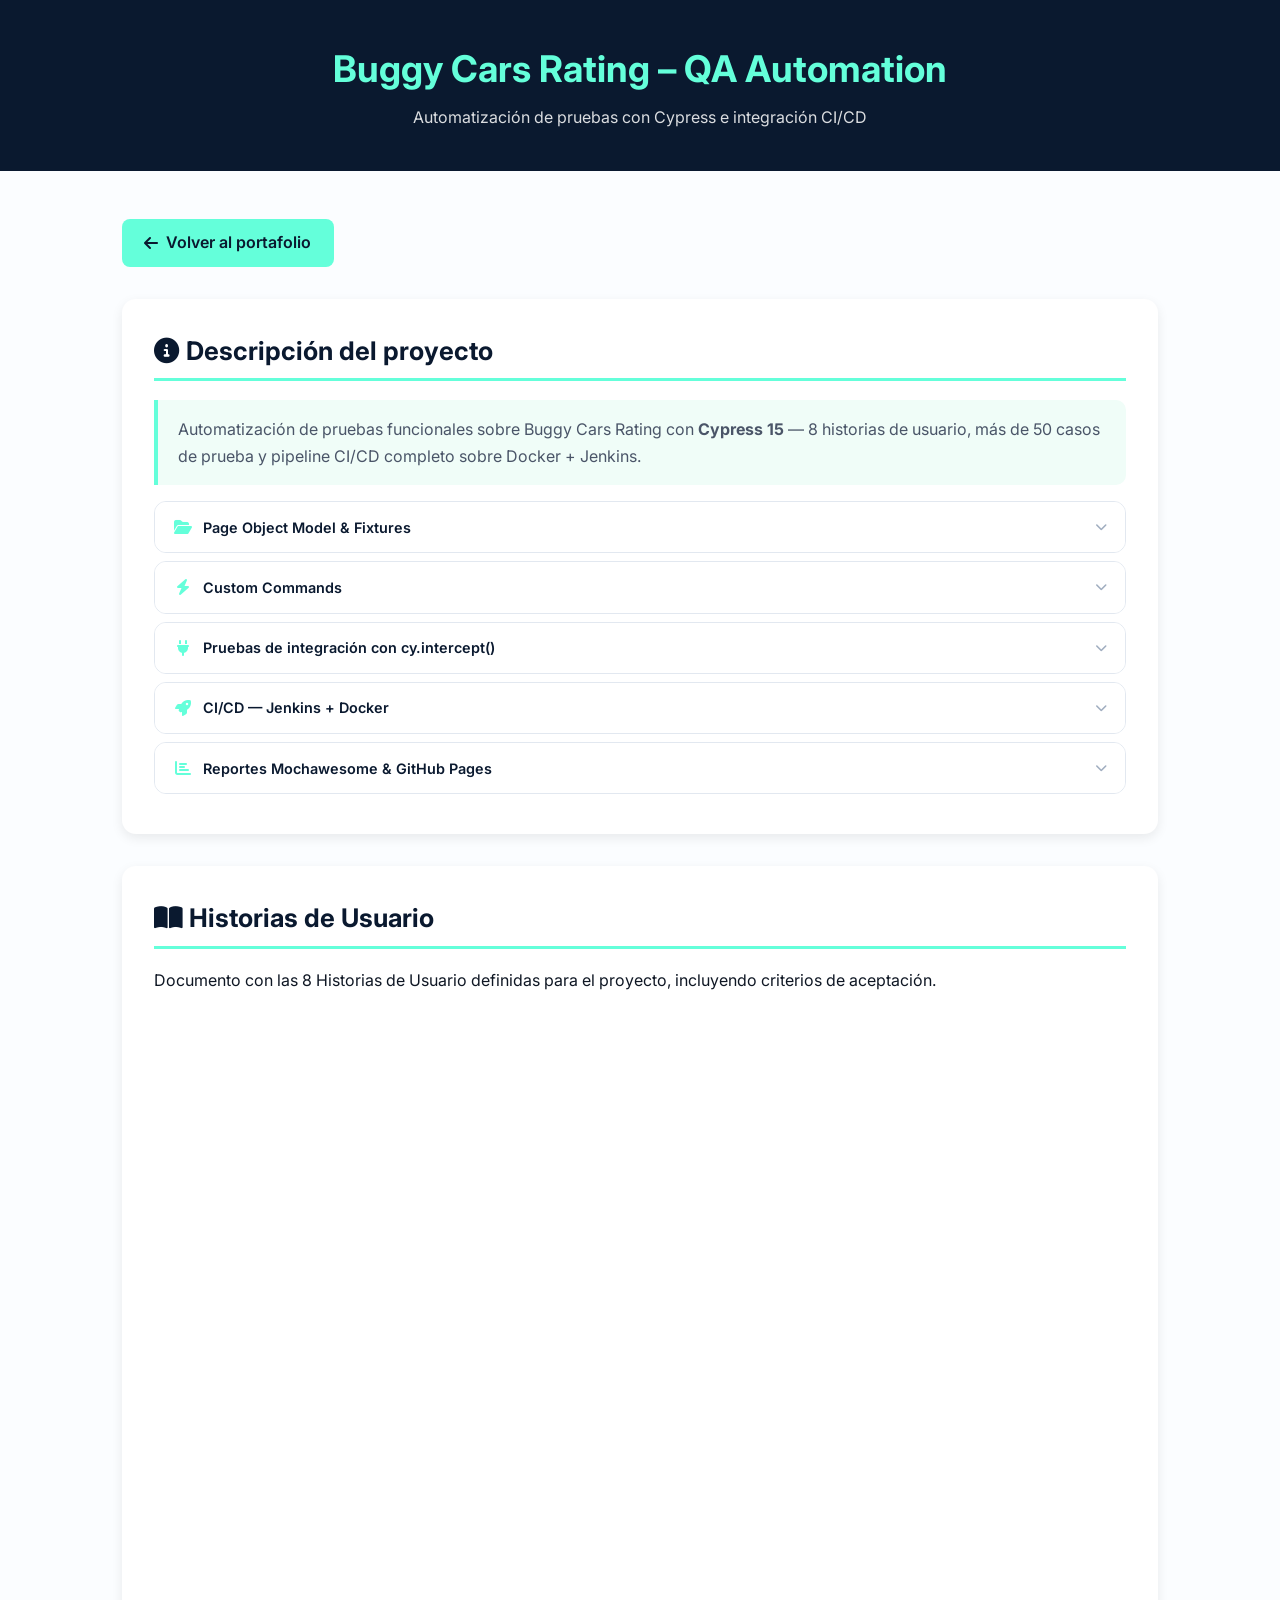
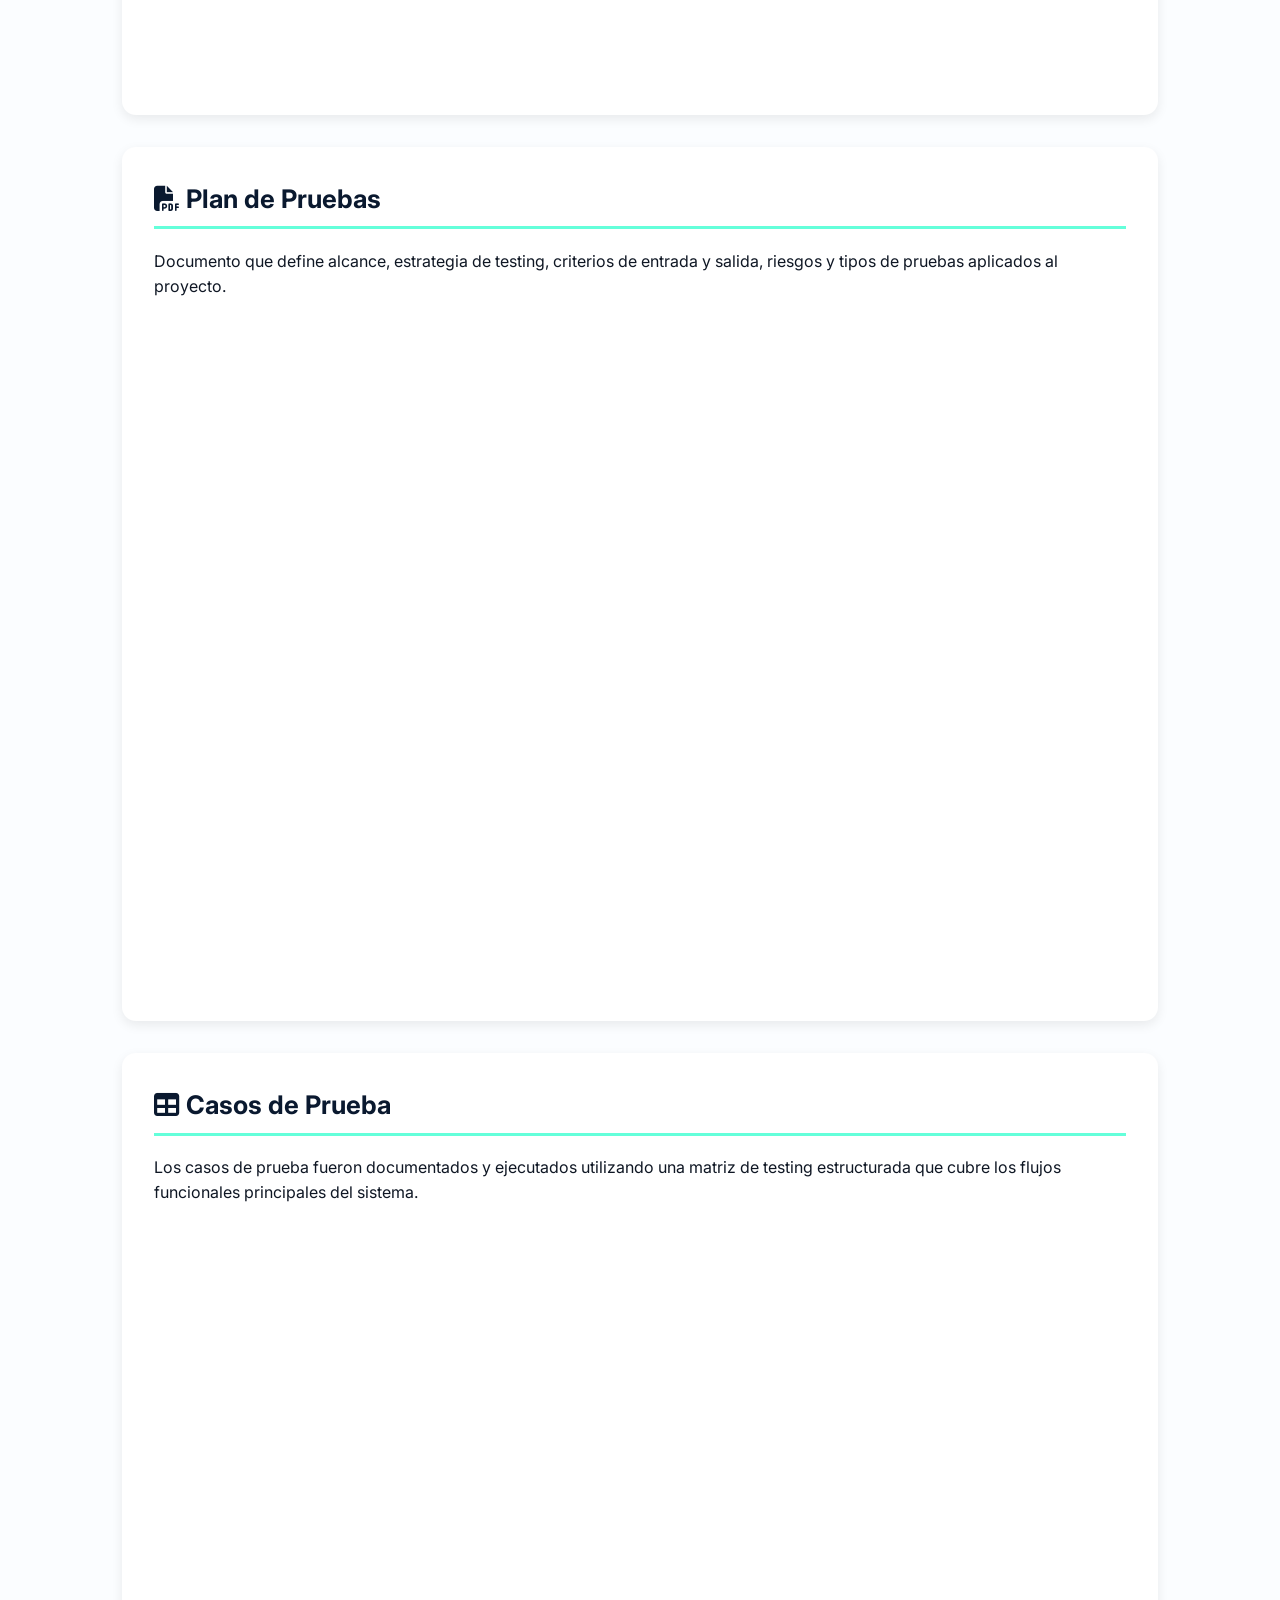
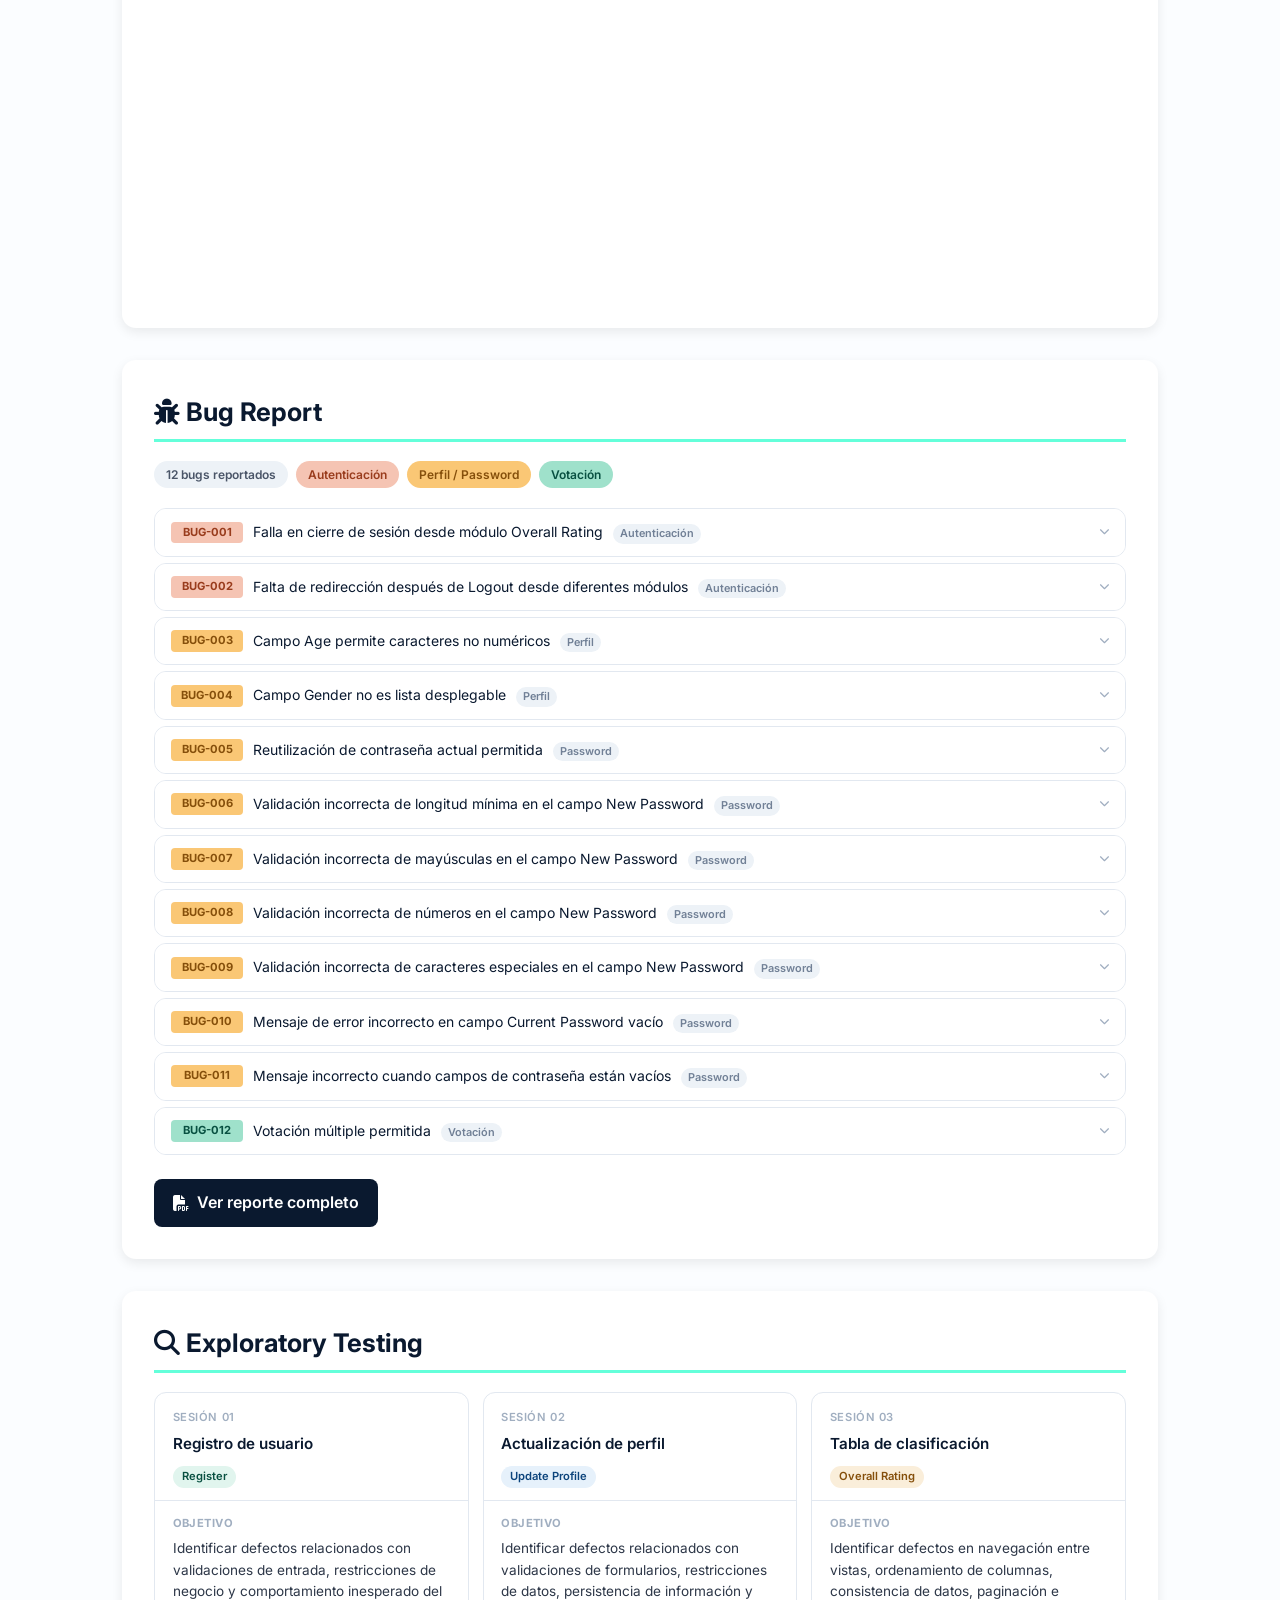
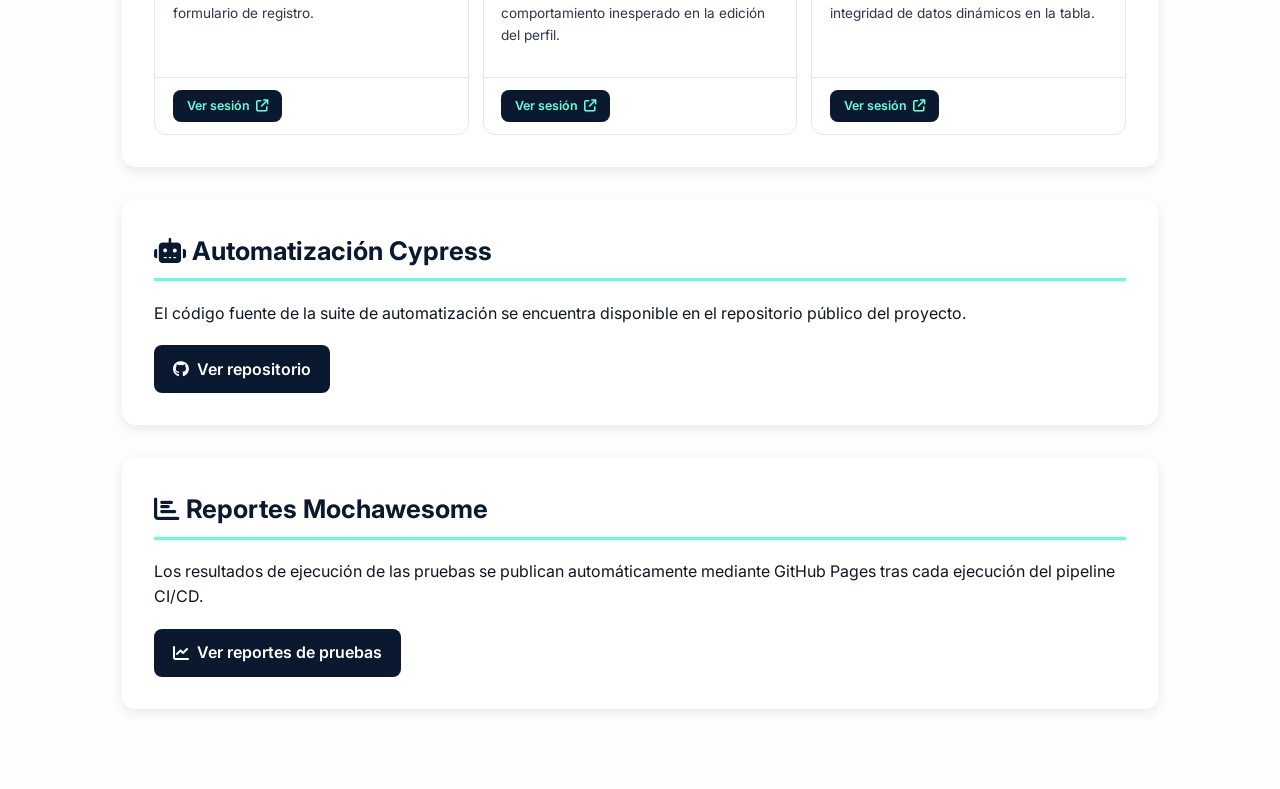
<file: proyectos/buggy-cars-rating.html>
<!DOCTYPE html>
<html lang="es">

<head>

<meta charset="utf-8">
<meta name="viewport" content="width=device-width, initial-scale=1">

<title>Buggy Cars Rating – QA Automation | Johan Ballen</title>

<link href="https://fonts.googleapis.com/css2?family=Inter:wght@300;400;500;600;700&display=swap" rel="stylesheet">
<link rel="stylesheet" href="https://cdnjs.cloudflare.com/ajax/libs/font-awesome/6.5.0/css/all.min.css">

<style>

*{
box-sizing:border-box;
margin:0;
padding:0;
}

body{
font-family:'Inter',sans-serif;
line-height:1.6;
color:#0f1724;
background:#fbfdff;
}

.container{
max-width:1100px;
margin:auto;
padding:0 2rem;
}

.header{
background:#0A192F;
color:white;
padding:2.5rem 0;
text-align:center;
}

.header h1{
font-size:2.3rem;
color:#64ffda;
margin-bottom:.4rem;
}

.header p{
opacity:.85;
}

.content{
padding:3rem 0;
}

.back-btn{
display:inline-flex;
align-items:center;
gap:.5rem;
background:#64ffda;
color:#0A192F;
padding:.7rem 1.4rem;
border-radius:8px;
text-decoration:none;
font-weight:600;
margin-bottom:2rem;
transition:.3s;
}

.back-btn:hover{
background:#4db6ac;
transform:translateY(-2px);
}

.section{
background:white;
padding:2rem;
border-radius:14px;
box-shadow:0 4px 12px rgba(0,0,0,0.08);
margin-bottom:2rem;
}

.section h2{
font-size:1.6rem;
margin-bottom:1.2rem;
border-bottom:3px solid #64ffda;
padding-bottom:.4rem;
color:#0A192F;
}

.section p{
margin-bottom:1rem;
}

.overview-grid{
display:grid;
grid-template-columns:repeat(auto-fit,minmax(220px,1fr));
gap:1.2rem;
margin-top:1.5rem;
}

.overview-item{
background:#f7fbff;
padding:1.3rem;
border-radius:10px;
text-align:center;
}

.overview-item i{
font-size:1.7rem;
color:#64ffda;
margin-bottom:.6rem;
}

.link-buttons{
display:flex;
flex-wrap:wrap;
gap:1rem;
margin-top:1.2rem;
}

.link-btn{
display:inline-flex;
align-items:center;
gap:.5rem;
background:#0A192F;
color:white;
padding:.7rem 1.2rem;
border-radius:8px;
text-decoration:none;
font-weight:600;
transition:.25s;
}

.link-btn:hover{
background:#64ffda;
color:#0A192F;
transform:translateY(-2px);
}

iframe{
border:none;
border-radius:10px;
margin-top:1rem;
}

@media(max-width:768px){
.container{
padding:0 1rem;
}
.header h1{
font-size:1.8rem;
}
}


/* ================================================
   DESCRIPCIÓN — acordeón
   ================================================ */

.desc-summary {
  font-size: 1rem;
  color: #4a5568;
  line-height: 1.65;
  margin-bottom: 1.5rem;
  padding: 1rem 1.25rem;
  background: #f0fdf8;
  border-left: 4px solid #64ffda;
  border-radius: 0 10px 10px 0;
}

.accordion-item {
  border: 1.5px solid #e2e8f0;
  border-radius: 12px;
  margin-bottom: 8px;
  overflow: hidden;
}

.accordion-header {
  display: flex;
  align-items: center;
  justify-content: space-between;
  padding: .85rem 1.1rem;
  cursor: pointer;
  background: #fff;
  transition: background .2s;
  user-select: none;
}

.accordion-header:hover {
  background: #f7fbff;
}

.accordion-header.open {
  background: #e8fdf7;
  border-bottom: 1.5px solid #64ffda;
}

.acc-left {
  display: flex;
  align-items: center;
  gap: 10px;
}

.acc-icon {
  font-size: 1rem;
  color: #64ffda;
  width: 20px;
  text-align: center;
}

.accordion-header.open .acc-icon {
  color: #0A192F;
}

.acc-title {
  font-size: .9rem;
  font-weight: 600;
  color: #0A192F;
}

.acc-arrow {
  font-size: .75rem;
  color: #a0aec0;
  transition: transform .25s;
}

.accordion-header.open .acc-arrow {
  transform: rotate(180deg);
  color: #0A192F;
}

.accordion-body {
  max-height: 0;
  overflow: hidden;
  transition: max-height .35s ease, padding .25s;
  background: #fff;
  font-size: .9rem;
  color: #2d3748;
  line-height: 1.65;
  padding: 0 1.1rem;
}

.accordion-body.open {
  max-height: 400px;
  padding: .9rem 1.1rem;
}

.accordion-body p {
  margin: 0;
}

.tag-row {
  display: flex;
  flex-wrap: wrap;
  gap: 6px;
  margin-top: .75rem;
}

.tag {
  font-size: .75rem;
  padding: 3px 10px;
  border-radius: 20px;
  background: #0A192F;
  color: #64ffda;
  font-weight: 600;
}


/* ================================================
   BUG REPORT
   ================================================ */

.br-stats {
  display: flex;
  flex-wrap: wrap;
  gap: 8px;
  margin-bottom: 1.25rem;
}

.br-stat {
  font-size: .75rem;
  padding: 4px 12px;
  border-radius: 20px;
  font-weight: 600;
}

.stat-total   { background: #edf2f7; color: #4a5568; }
.stat-auth    { background: #F5C4B3; color: #993C1D; }
.stat-profile { background: #FAC775; color: #854F0B; }
.stat-vote    { background: #9FE1CB; color: #085041; }

.bug-list {
  display: flex;
  flex-direction: column;
  gap: 6px;
}

.bug-row {
  border: 1.5px solid #e2e8f0;
  border-radius: 12px;
  overflow: hidden;
}

.bug-trigger {
  display: flex;
  align-items: center;
  gap: 10px;
  padding: .75rem 1rem;
  cursor: pointer;
  background: #fff;
  transition: background .2s;
  user-select: none;
}

.bug-trigger:hover { background: #f7fbff; }
.bug-trigger.open  { background: #f0fdf8; border-bottom: 1.5px solid #9FE1CB; }

.bug-id {
  font-size: .7rem;
  font-weight: 700;
  padding: 2px 8px;
  border-radius: 4px;
  min-width: 72px;
  text-align: center;
  flex-shrink: 0;
}

.id-coral { background: #F5C4B3; color: #993C1D; }
.id-amber { background: #FAC775; color: #854F0B; }
.id-teal  { background: #9FE1CB; color: #085041; }

.bug-title {
  font-size: .875rem;
  color: #0A192F;
  flex: 1;
}

.module-badge {
  display: inline-block;
  font-size: .68rem;
  padding: 1px 7px;
  border-radius: 20px;
  margin-left: 6px;
  font-weight: 600;
  background: #edf2f7;
  color: #718096;
}

.bug-arrow {
  font-size: .65rem;
  color: #a0aec0;
  transition: transform .25s;
  flex-shrink: 0;
}

.bug-trigger.open .bug-arrow { transform: rotate(180deg); }

.bug-detail {
  max-height: 0;
  overflow: hidden;
  transition: max-height .35s ease, padding .2s;
  background: #fff;
  padding: 0 1rem;
}

.bug-detail.open {
  max-height: 500px;
  padding: .9rem 1rem;
}

.detail-grid {
  display: grid;
  grid-template-columns: 1fr 1fr;
  gap: 10px;
}

@media(max-width:600px) {
  .detail-grid { grid-template-columns: 1fr; }
  .acc-title   { font-size: .82rem; }
  .bug-title   { font-size: .8rem; }
}

.detail-box {
  border-radius: 8px;
  padding: .75rem .9rem;
}

.box-expected { background: #EAF3DE; border-left: 3px solid #639922; }
.box-actual   { background: #FCEBEB; border-left: 3px solid #E24B4A; }

.detail-label {
  font-size: .7rem;
  font-weight: 700;
  margin-bottom: 5px;
  text-transform: uppercase;
  letter-spacing: .04em;
}

.label-expected { color: #3B6D11; }
.label-actual   { color: #A32D2D; }

.detail-text {
  font-size: .825rem;
  line-height: 1.6;
  color: #2d3748;
  margin: 0;
}

.et-grid {
  display: grid;
  grid-template-columns: repeat(auto-fit, minmax(270px, 1fr));
  gap: 14px;
}
 
.et-card {
  border: 1.5px solid #e2e8f0;
  border-radius: 12px;
  overflow: hidden;
  background: #fff;
  display: flex;
  flex-direction: column;
  transition: box-shadow .2s, transform .2s;
}
 
.et-card:hover {
  box-shadow: 0 6px 20px rgba(0,0,0,0.08);
  transform: translateY(-2px);
}
 
.et-card-header {
  padding: 1rem 1.1rem 0.75rem;
  border-bottom: 1.5px solid #e2e8f0;
}
 
.et-session-label {
  font-size: .7rem;
  font-weight: 600;
  letter-spacing: .05em;
  text-transform: uppercase;
  color: #a0aec0;
  margin-bottom: 5px;
}
 
.et-module {
  font-size: .95rem;
  font-weight: 600;
  color: #0A192F;
  margin-bottom: 5px;
}
 
.et-charter-badge {
  display: inline-block;
  font-size: .7rem;
  padding: 2px 9px;
  border-radius: 20px;
  font-weight: 600;
}
 
.badge-s1 { background: #E1F5EE; color: #085041; }
.badge-s2 { background: #E6F1FB; color: #0C447C; }
.badge-s3 { background: #FAEEDA; color: #854F0B; }
 
.et-card-body {
  padding: .9rem 1.1rem;
  flex: 1;
}
 
.et-label {
  font-size: .7rem;
  font-weight: 700;
  text-transform: uppercase;
  letter-spacing: .04em;
  color: #a0aec0;
  margin-bottom: 5px;
}
 
.et-objective {
  font-size: .85rem;
  color: #2d3748;
  line-height: 1.6;
  margin: 0;
}
 
.et-card-footer {
  padding: .75rem 1.1rem;
  border-top: 1.5px solid #e2e8f0;
}
 
.et-btn {
  display: inline-flex;
  align-items: center;
  gap: 6px;
  background: #0A192F;
  color: #64ffda;
  font-size: .78rem;
  font-weight: 600;
  padding: 6px 14px;
  border-radius: 8px;
  text-decoration: none;
  transition: opacity .2s;
}
 
.et-btn:hover { opacity: .85; }

</style>

</head>

<script>
function toggleAcc(header) {
  const body = header.nextElementSibling;
  const isOpen = header.classList.contains('open');
  document.querySelectorAll('.accordion-header.open').forEach(h => {
    h.classList.remove('open');
    h.nextElementSibling.classList.remove('open');
  });
  if (!isOpen) {
    header.classList.add('open');
    body.classList.add('open');
  }
}
</script>

<script>
function toggleBug(trigger) {
  const detail = trigger.nextElementSibling;
  const isOpen = trigger.classList.contains('open');
  document.querySelectorAll('.bug-trigger.open').forEach(t => {
    t.classList.remove('open');
    t.nextElementSibling.classList.remove('open');
  });
  if (!isOpen) {
    trigger.classList.add('open');
    detail.classList.add('open');
  }
}
</script>

<body>

<header class="header">

<div class="container">

<h1>Buggy Cars Rating – QA Automation</h1>
<p>Automatización de pruebas con Cypress e integración CI/CD</p>

</div>

</header>


<main class="content">

<div class="container">


<a href="../index.html" class="back-btn">

<i class="fas fa-arrow-left"></i>
Volver al portafolio

</a>



<!-- DESCRIPCION -->

<div class="section">
 
  <h2><i class="fas fa-info-circle"></i> Descripción del proyecto</h2>
 
  <p class="desc-summary">
    Automatización de pruebas funcionales sobre Buggy Cars Rating con <strong>Cypress 15</strong> —
    8 historias de usuario, más de 50 casos de prueba y pipeline CI/CD completo sobre Docker + Jenkins.
  </p>
 
  <div class="accordion" id="desc-accordion">
 
    <div class="accordion-item">
      <div class="accordion-header" onclick="toggleAcc(this)">
        <div class="acc-left">
          <i class="fas fa-folder-open acc-icon"></i>
          <span class="acc-title">Page Object Model & Fixtures</span>
        </div>
        <i class="fas fa-chevron-down acc-arrow"></i>
      </div>
      <div class="accordion-body">
        <p>Se aplicó el patrón Page Object Model para separar la lógica de interacción de los casos de prueba.
        Cada pantalla tiene su propia clase que encapsula selectores y métodos, haciendo la suite más mantenible
        y escalable. Los fixtures centralizan todos los datos de prueba.</p>
        <div class="tag-row">
          <span class="tag">Page Objects</span>
          <span class="tag">Fixtures</span>
          <span class="tag">Separación de responsabilidades</span>
          <span class="tag">Mantenibilidad</span>
        </div>
      </div>
    </div>
 
    <div class="accordion-item">
      <div class="accordion-header" onclick="toggleAcc(this)">
        <div class="acc-left">
          <i class="fas fa-bolt acc-icon"></i>
          <span class="acc-title">Custom Commands</span>
        </div>
        <i class="fas fa-chevron-down acc-arrow"></i>
      </div>
      <div class="accordion-body">
        <p>Se crearon custom commands (cy.login(), cy.logout(), cy.navegarA()) para encapsular acciones
        reutilizables a lo largo de toda la suite. Esto reduce duplicación de código y hace los tests más
        legibles, describiendo flujos complejos en pocas líneas.</p>
        <div class="tag-row">
          <span class="tag">cy.login()</span>
          <span class="tag">cy.logout()</span>
          <span class="tag">cy.navegarA()</span>
          <span class="tag">DRY principle</span>
        </div>
      </div>
    </div>
 
    <div class="accordion-item">
      <div class="accordion-header" onclick="toggleAcc(this)">
        <div class="acc-left">
          <i class="fas fa-plug acc-icon"></i>
          <span class="acc-title">Pruebas de integración con cy.intercept()</span>
        </div>
        <i class="fas fa-chevron-down acc-arrow"></i>
      </div>
      <div class="accordion-body">
        <p>En los flujos que involucran comunicación con el backend se usó cy.intercept() para validar
        método HTTP, cuerpo del request y código de respuesta. Esto garantiza que los contratos entre
        frontend y API se cumplan correctamente en cada ejecución.</p>
        <div class="tag-row">
          <span class="tag">cy.intercept()</span>
          <span class="tag">HTTP validation</span>
          <span class="tag">Request body</span>
          <span class="tag">Status codes</span>
        </div>
      </div>
    </div>
 
    <div class="accordion-item">
      <div class="accordion-header" onclick="toggleAcc(this)">
        <div class="acc-left">
          <i class="fas fa-rocket acc-icon"></i>
          <span class="acc-title">CI/CD — Jenkins + Docker</span>
        </div>
        <i class="fas fa-chevron-down acc-arrow"></i>
      </div>
      <div class="accordion-body">
        <p>Infraestructura sobre Ubuntu 24.04 con Docker Engine. Jenkins corre en un contenedor con socket
        binding al host, permitiendo levantar contenedores hermanos desde el pipeline. Las pruebas se ejecutan
        en un contenedor efímero basado en cypress/included:15.9.0, montando el workspace como volumen compartido.</p>
        <div class="tag-row">
          <span class="tag">Ubuntu 24.04</span>
          <span class="tag">Docker Engine</span>
          <span class="tag">Jenkins container</span>
          <span class="tag">Socket binding</span>
          <span class="tag">cypress/included:15.9.0</span>
        </div>
      </div>
    </div>
 
    <div class="accordion-item">
      <div class="accordion-header" onclick="toggleAcc(this)">
        <div class="acc-left">
          <i class="fas fa-chart-bar acc-icon"></i>
          <span class="acc-title">Reportes Mochawesome & GitHub Pages</span>
        </div>
        <i class="fas fa-chevron-down acc-arrow"></i>
      </div>
      <div class="accordion-body">
        <p>El pipeline declarativo automatiza el ciclo completo: instalación, ejecución, generación y publicación
        del reporte. Los resultados se procesan con Mochawesome y el HTML se despliega en GitHub Pages desde una
        rama dedicada tras cada ejecución. Un bloque try/catch garantiza que el reporte se publique aunque fallen
        los tests, marcando el build como FAILURE.</p>
        <div class="tag-row">
          <span class="tag">Mochawesome</span>
          <span class="tag">GitHub Pages</span>
          <span class="tag">try/catch</span>
          <span class="tag">FAILURE marking</span>
          <span class="tag">Auto-deploy</span>
        </div>
      </div>
    </div>
 
  </div>
</div>

<!-- HISTORIAS DE USUARIO -->

<div class="section">

  <h2><i class="fas fa-book-open"></i> Historias de Usuario</h2>

  <p>
    Documento con las 8 Historias de Usuario definidas para el proyecto,
    incluyendo criterios de aceptación.
  </p>

  <iframe
    src="../docs/buggy-cars-rating/HU-Buggy_Cars.pdf"
    width="100%"
    height="650">
  </iframe>

</div>

<!-- PLAN DE PRUEBAS -->

<div class="section">

<h2><i class="fas fa-file-pdf"></i> Plan de Pruebas</h2>

<p>
Documento que define alcance, estrategia de testing, criterios de entrada y salida,
riesgos y tipos de pruebas aplicados al proyecto.
</p>

<iframe
src="../docs/buggy-cars-rating/plan-pruebas-buggy-cars.pdf"

width="100%"
height="650">
</iframe>

</div>



<!-- CASOS DE PRUEBA -->

<div class="section">

<h2><i class="fas fa-table"></i> Casos de Prueba</h2>

<p>
Los casos de prueba fueron documentados y ejecutados utilizando una matriz
de testing estructurada que cubre los flujos funcionales principales del sistema.
</p>

<iframe
src="https://docs.google.com/spreadsheets/d/e/2PACX-1vRvftsI5VKI0VvTTRFVN6OZqV13_jADqA6LZosflpN3ym3pMpFcaPqQ6RtRMVrpYIqNaW9RiGWOTsMb/pubhtml?gid=1483908109&single=true"
width="100%"
height="650">
</iframe>

</div>

<!-- REPORT -->

<div class="section">
 
  <h2><i class="fas fa-bug"></i> Bug Report</h2>
 
  <div class="br-stats">
    <span class="br-stat stat-total">12 bugs reportados</span>
    <span class="br-stat stat-auth">Autenticación</span>
    <span class="br-stat stat-profile">Perfil / Password</span>
    <span class="br-stat stat-vote">Votación</span>
  </div>
 
  <div class="bug-list">
 
    <!-- BUG-001 -->
    <div class="bug-row">
      <div class="bug-trigger" onclick="toggleBug(this)">
        <span class="bug-id id-coral">BUG-001</span>
        <span class="bug-title">Falla en cierre de sesión desde módulo Overall Rating <span class="module-badge">Autenticación</span></span>
        <i class="fas fa-chevron-down bug-arrow"></i>
      </div>
      <div class="bug-detail">
        <div class="detail-grid">
          <div class="detail-box box-expected">
            <div class="detail-label label-expected">Resultado esperado</div>
            <p class="detail-text">El sistema debe cerrar la sesión correctamente desde cualquier módulo. La barra de navegación debe mostrar la opción "Login" y no debe visualizarse el mensaje "Hi, username".</p>
          </div>
          <div class="detail-box box-actual">
            <div class="detail-label label-actual">Resultado actual</div>
            <p class="detail-text">El sistema presenta un comportamiento inconsistente. Aunque en otros módulos el logout funciona correctamente, en el módulo "Overall Rating" el usuario permanece autenticado después de hacer clic en "Logout".</p>
          </div>
        </div>
      </div>
    </div>
 
    <!-- BUG-002 -->
    <div class="bug-row">
      <div class="bug-trigger" onclick="toggleBug(this)">
        <span class="bug-id id-coral">BUG-002</span>
        <span class="bug-title">Falta de redirección después de Logout desde diferentes módulos <span class="module-badge">Autenticación</span></span>
        <i class="fas fa-chevron-down bug-arrow"></i>
      </div>
      <div class="bug-detail">
        <div class="detail-grid">
          <div class="detail-box box-expected">
            <div class="detail-label label-expected">Resultado esperado</div>
            <p class="detail-text">El sistema debe redirigir automáticamente al usuario a la página principal después de cerrar sesión desde cualquier módulo.</p>
          </div>
          <div class="detail-box box-actual">
            <div class="detail-label label-actual">Resultado actual</div>
            <p class="detail-text">El sistema no redirige al usuario después de hacer logout, permaneciendo en el módulo actual independientemente desde dónde se ejecute la acción.</p>
          </div>
        </div>
      </div>
    </div>
 
    <!-- BUG-003 -->
    <div class="bug-row">
      <div class="bug-trigger" onclick="toggleBug(this)">
        <span class="bug-id id-amber">BUG-003</span>
        <span class="bug-title">Campo Age permite caracteres no numéricos <span class="module-badge">Perfil</span></span>
        <i class="fas fa-chevron-down bug-arrow"></i>
      </div>
      <div class="bug-detail">
        <div class="detail-grid">
          <div class="detail-box box-expected">
            <div class="detail-label label-expected">Resultado esperado</div>
            <p class="detail-text">El sistema debe permitir únicamente valores numéricos enteros en el campo Age y rechazar cualquier otro tipo de carácter.</p>
          </div>
          <div class="detail-box box-actual">
            <div class="detail-label label-actual">Resultado actual</div>
            <p class="detail-text">El sistema permite ingresar caracteres alfabéticos en el campo Age, evidenciando una falta de validación del tipo de dato.</p>
          </div>
        </div>
      </div>
    </div>
 
    <!-- BUG-004 -->
    <div class="bug-row">
      <div class="bug-trigger" onclick="toggleBug(this)">
        <span class="bug-id id-amber">BUG-004</span>
        <span class="bug-title">Campo Gender no es lista desplegable <span class="module-badge">Perfil</span></span>
        <i class="fas fa-chevron-down bug-arrow"></i>
      </div>
      <div class="bug-detail">
        <div class="detail-grid">
          <div class="detail-box box-expected">
            <div class="detail-label label-expected">Resultado esperado</div>
            <p class="detail-text">El campo Gender debe mostrarse como una lista desplegable (dropdown) con opciones predefinidas para seleccionar.</p>
          </div>
          <div class="detail-box box-actual">
            <div class="detail-label label-actual">Resultado actual</div>
            <p class="detail-text">El campo Gender se muestra como un input de texto, permitiendo al usuario ingresar valores manualmente en lugar de seleccionar de una lista.</p>
          </div>
        </div>
      </div>
    </div>
 
    <!-- BUG-005 -->
    <div class="bug-row">
      <div class="bug-trigger" onclick="toggleBug(this)">
        <span class="bug-id id-amber">BUG-005</span>
        <span class="bug-title">Reutilización de contraseña actual permitida <span class="module-badge">Password</span></span>
        <i class="fas fa-chevron-down bug-arrow"></i>
      </div>
      <div class="bug-detail">
        <div class="detail-grid">
          <div class="detail-box box-expected">
            <div class="detail-label label-expected">Resultado esperado</div>
            <p class="detail-text">El sistema debe validar que la nueva contraseña sea diferente a la actual, mostrando un mensaje de error y evitando la actualización.</p>
          </div>
          <div class="detail-box box-actual">
            <div class="detail-label label-actual">Resultado actual</div>
            <p class="detail-text">El sistema permite actualizar la contraseña utilizando el mismo valor de la contraseña actual, evidenciando una falla en la validación de reutilización.</p>
          </div>
        </div>
      </div>
    </div>
 
    <!-- BUG-006 -->
    <div class="bug-row">
      <div class="bug-trigger" onclick="toggleBug(this)">
        <span class="bug-id id-amber">BUG-006</span>
        <span class="bug-title">Validación incorrecta de longitud mínima en el campo New Password <span class="module-badge">Password</span></span>
        <i class="fas fa-chevron-down bug-arrow"></i>
      </div>
      <div class="bug-detail">
        <div class="detail-grid">
          <div class="detail-box box-expected">
            <div class="detail-label label-expected">Resultado esperado</div>
            <p class="detail-text">El sistema debe validar que el campo "New Password" cumpla con la longitud mínima requerida (8 caracteres). El botón "Save" debe permanecer deshabilitado hasta cumplir todos los criterios.</p>
          </div>
          <div class="detail-box box-actual">
            <div class="detail-label label-actual">Resultado actual</div>
            <p class="detail-text">El sistema permite ingresar y enviar una contraseña menor a 8 caracteres. El botón "Save" permanece habilitado, permitiendo una acción inválida.</p>
          </div>
        </div>
      </div>
    </div>
 
    <!-- BUG-007 -->
    <div class="bug-row">
      <div class="bug-trigger" onclick="toggleBug(this)">
        <span class="bug-id id-amber">BUG-007</span>
        <span class="bug-title">Validación incorrecta de mayúsculas en el campo New Password <span class="module-badge">Password</span></span>
        <i class="fas fa-chevron-down bug-arrow"></i>
      </div>
      <div class="bug-detail">
        <div class="detail-grid">
          <div class="detail-box box-expected">
            <div class="detail-label label-expected">Resultado esperado</div>
            <p class="detail-text">El sistema debe validar que el campo "New Password" incluya al menos una letra mayúscula. El botón "Save" debe permanecer deshabilitado hasta cumplir todos los criterios.</p>
          </div>
          <div class="detail-box box-actual">
            <div class="detail-label label-actual">Resultado actual</div>
            <p class="detail-text">El sistema permite ingresar y enviar una contraseña sin letras mayúsculas. El botón "Save" permanece habilitado, permitiendo una acción inválida.</p>
          </div>
        </div>
      </div>
    </div>
 
    <!-- BUG-008 -->
    <div class="bug-row">
      <div class="bug-trigger" onclick="toggleBug(this)">
        <span class="bug-id id-amber">BUG-008</span>
        <span class="bug-title">Validación incorrecta de números en el campo New Password <span class="module-badge">Password</span></span>
        <i class="fas fa-chevron-down bug-arrow"></i>
      </div>
      <div class="bug-detail">
        <div class="detail-grid">
          <div class="detail-box box-expected">
            <div class="detail-label label-expected">Resultado esperado</div>
            <p class="detail-text">El sistema debe validar que el campo "New Password" incluya al menos un número. El botón "Save" debe permanecer deshabilitado hasta cumplir todos los criterios.</p>
          </div>
          <div class="detail-box box-actual">
            <div class="detail-label label-actual">Resultado actual</div>
            <p class="detail-text">El sistema permite ingresar y enviar una contraseña sin números. El botón "Save" permanece habilitado, permitiendo una acción inválida.</p>
          </div>
        </div>
      </div>
    </div>
 
    <!-- BUG-009 -->
    <div class="bug-row">
      <div class="bug-trigger" onclick="toggleBug(this)">
        <span class="bug-id id-amber">BUG-009</span>
        <span class="bug-title">Validación incorrecta de caracteres especiales en el campo New Password <span class="module-badge">Password</span></span>
        <i class="fas fa-chevron-down bug-arrow"></i>
      </div>
      <div class="bug-detail">
        <div class="detail-grid">
          <div class="detail-box box-expected">
            <div class="detail-label label-expected">Resultado esperado</div>
            <p class="detail-text">El sistema debe validar que el campo "New Password" incluya al menos un carácter especial. El botón "Save" debe permanecer deshabilitado hasta cumplir todos los criterios.</p>
          </div>
          <div class="detail-box box-actual">
            <div class="detail-label label-actual">Resultado actual</div>
            <p class="detail-text">El sistema permite ingresar y enviar una contraseña sin caracteres especiales. El botón "Save" permanece habilitado, permitiendo una acción inválida.</p>
          </div>
        </div>
      </div>
    </div>
 
    <!-- BUG-010 -->
    <div class="bug-row">
      <div class="bug-trigger" onclick="toggleBug(this)">
        <span class="bug-id id-amber">BUG-010</span>
        <span class="bug-title">Mensaje de error incorrecto en campo Current Password vacío <span class="module-badge">Password</span></span>
        <i class="fas fa-chevron-down bug-arrow"></i>
      </div>
      <div class="bug-detail">
        <div class="detail-grid">
          <div class="detail-box box-expected">
            <div class="detail-label label-expected">Resultado esperado</div>
            <p class="detail-text">El sistema debe impedir el cambio de contraseña y mostrar un mensaje claro indicando que el campo "Current Password" es obligatorio.</p>
          </div>
          <div class="detail-box box-actual">
            <div class="detail-label label-actual">Resultado actual</div>
            <p class="detail-text">El sistema no permite el cambio pero muestra un mensaje genérico: "Invalid parameters", el cual no describe correctamente la causa del error.</p>
          </div>
        </div>
      </div>
    </div>
 
    <!-- BUG-011 -->
    <div class="bug-row">
      <div class="bug-trigger" onclick="toggleBug(this)">
        <span class="bug-id id-amber">BUG-011</span>
        <span class="bug-title">Mensaje incorrecto cuando campos de contraseña están vacíos <span class="module-badge">Password</span></span>
        <i class="fas fa-chevron-down bug-arrow"></i>
      </div>
      <div class="bug-detail">
        <div class="detail-grid">
          <div class="detail-box box-expected">
            <div class="detail-label label-expected">Resultado esperado</div>
            <p class="detail-text">El sistema no debe permitir el cambio. El botón "Save" debe permanecer deshabilitado y mostrar un mensaje claro indicando los campos obligatorios faltantes.</p>
          </div>
          <div class="detail-box box-actual">
            <div class="detail-label label-actual">Resultado actual</div>
            <p class="detail-text">El sistema no completa el cambio pero muestra un mensaje incorrecto indicando que las contraseñas no coinciden, en lugar de informar que los campos son obligatorios.</p>
          </div>
        </div>
      </div>
    </div>
 
    <!-- BUG-012 -->
    <div class="bug-row">
      <div class="bug-trigger" onclick="toggleBug(this)">
        <span class="bug-id id-teal">BUG-012</span>
        <span class="bug-title">Votación múltiple permitida <span class="module-badge">Votación</span></span>
        <i class="fas fa-chevron-down bug-arrow"></i>
      </div>
      <div class="bug-detail">
        <div class="detail-grid">
          <div class="detail-box box-expected">
            <div class="detail-label label-expected">Resultado esperado</div>
            <p class="detail-text">El sistema debe permitir registrar únicamente un voto por usuario. Después del primer voto, no debe permitir votar nuevamente ni mostrar la opción de voto.</p>
          </div>
          <div class="detail-box box-actual">
            <div class="detail-label label-actual">Resultado actual</div>
            <p class="detail-text">El sistema permite registrar múltiples votos en diferentes automóviles, incumpliendo la restricción de un solo voto por usuario.</p>
          </div>
        </div>
      </div>
    </div>
 
  </div><!-- /bug-list -->
 
  <div style="margin-top:1.5rem;">
    <a href="../docs/buggy-cars-rating/report.pdf" class="link-btn" target="_blank" rel="noopener noreferrer">
      <i class="fas fa-file-pdf"></i>
      Ver reporte completo
    </a>
  </div>
 
</div>



<!-- EXPLORATORY TESTING -->

<div class="section">
 
  <h2><i class="fas fa-search"></i> Exploratory Testing</h2>
 
  <div class="et-grid">
 
    <!-- SESIÓN 01 -->
    <div class="et-card">
      <div class="et-card-header">
        <div class="et-session-label">Sesión 01</div>
        <div class="et-module">Registro de usuario</div>
        <span class="et-charter-badge badge-s1">Register</span>
      </div>
      <div class="et-card-body">
        <div class="et-label">Objetivo</div>
        <p class="et-objective">Identificar defectos relacionados con validaciones de entrada, restricciones de negocio y comportamiento inesperado del formulario de registro.</p>
      </div>
      <div class="et-card-footer">
        <a class="et-btn" href="../docs/buggy-cars-rating/XTSessionReport-Register.html" target="_blank" rel="noopener noreferrer">
          Ver sesión <i class="fas fa-arrow-up-right-from-square"></i>
        </a>
      </div>
    </div>
 
    <!-- SESIÓN 02 -->
    <div class="et-card">
      <div class="et-card-header">
        <div class="et-session-label">Sesión 02</div>
        <div class="et-module">Actualización de perfil</div>
        <span class="et-charter-badge badge-s2">Update Profile</span>
      </div>
      <div class="et-card-body">
        <div class="et-label">Objetivo</div>
        <p class="et-objective">Identificar defectos relacionados con validaciones de formularios, restricciones de datos, persistencia de información y comportamiento inesperado en la edición del perfil.</p>
      </div>
      <div class="et-card-footer">
        <a class="et-btn" href="../docs/buggy-cars-rating/XTSessionReport-UpdateProfile.html" target="_blank" rel="noopener noreferrer">
          Ver sesión <i class="fas fa-arrow-up-right-from-square"></i>
        </a>
      </div>
    </div>
 
    <!-- SESIÓN 03 -->
    <div class="et-card">
      <div class="et-card-header">
        <div class="et-session-label">Sesión 03</div>
        <div class="et-module">Tabla de clasificación</div>
        <span class="et-charter-badge badge-s3">Overall Rating</span>
      </div>
      <div class="et-card-body">
        <div class="et-label">Objetivo</div>
        <p class="et-objective">Identificar defectos en navegación entre vistas, ordenamiento de columnas, consistencia de datos, paginación e integridad de datos dinámicos en la tabla.</p>
      </div>
      <div class="et-card-footer">
        <a class="et-btn" href="../docs/buggy-cars-rating/XTSessionReport-TableOverallRating.html" target="_blank" rel="noopener noreferrer">
          Ver sesión <i class="fas fa-arrow-up-right-from-square"></i>
        </a>
      </div>
    </div>
 
  </div>
 
</div>



<!-- AUTOMATIZACION -->

<div class="section">

<h2><i class="fas fa-robot"></i> Automatización Cypress</h2>

<p>
El código fuente de la suite de automatización se encuentra disponible
en el repositorio público del proyecto.
</p>

<div class="link-buttons">

<a href="https://github.com/JOH4444N/buggy-cars-rating"
class="link-btn"
target="_blank"
rel="noopener noreferrer">

<i class="fab fa-github"></i>
Ver repositorio

</a>

</div>

</div>



<!-- REPORTES -->

<div class="section">

<h2><i class="fas fa-chart-bar"></i> Reportes Mochawesome</h2>

<p>

Los resultados de ejecución de las pruebas se publican automáticamente
mediante GitHub Pages tras cada ejecución del pipeline CI/CD.

</p>

<div class="link-buttons">

<a href="https://joh4444n.github.io/buggy-cars-rating/"
class="link-btn"
target="_blank"
rel="noopener noreferrer">

<i class="fas fa-chart-line"></i>
Ver reportes de pruebas

</a>

</div>

</div>
</file>
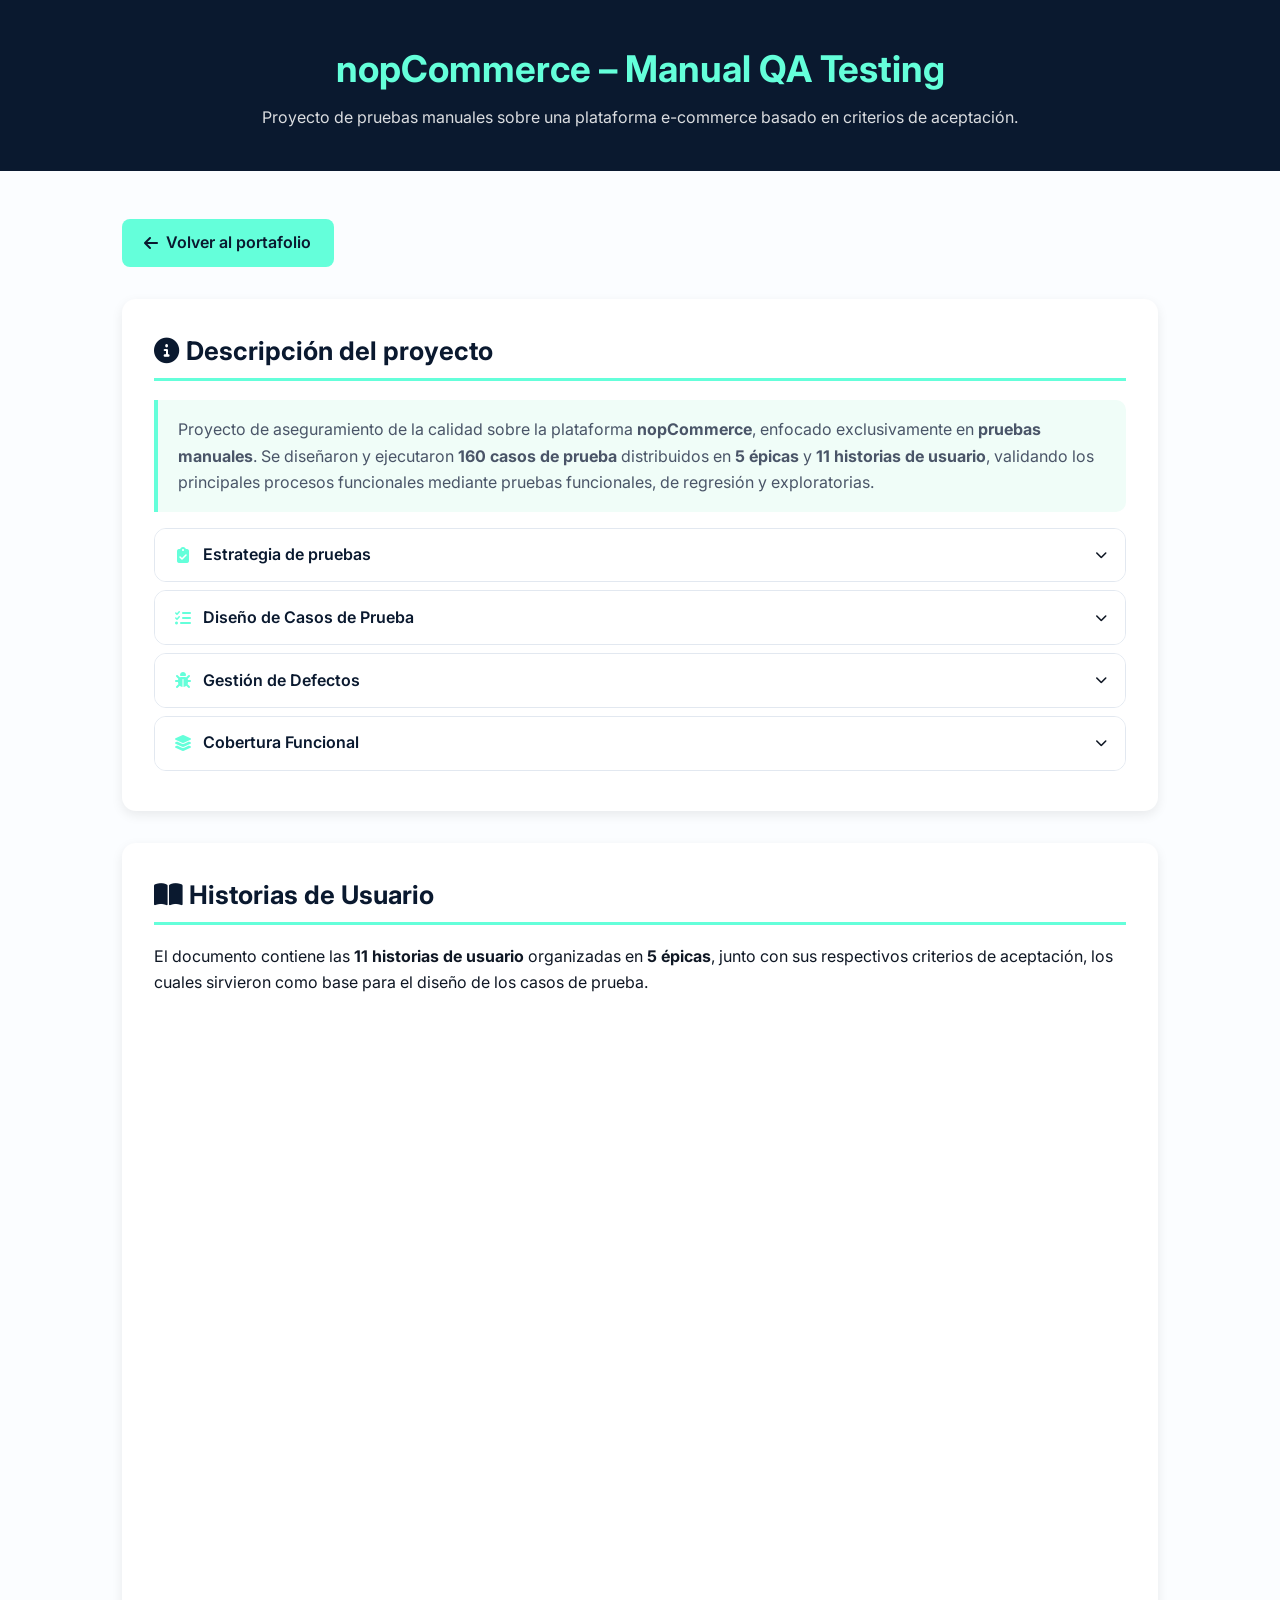
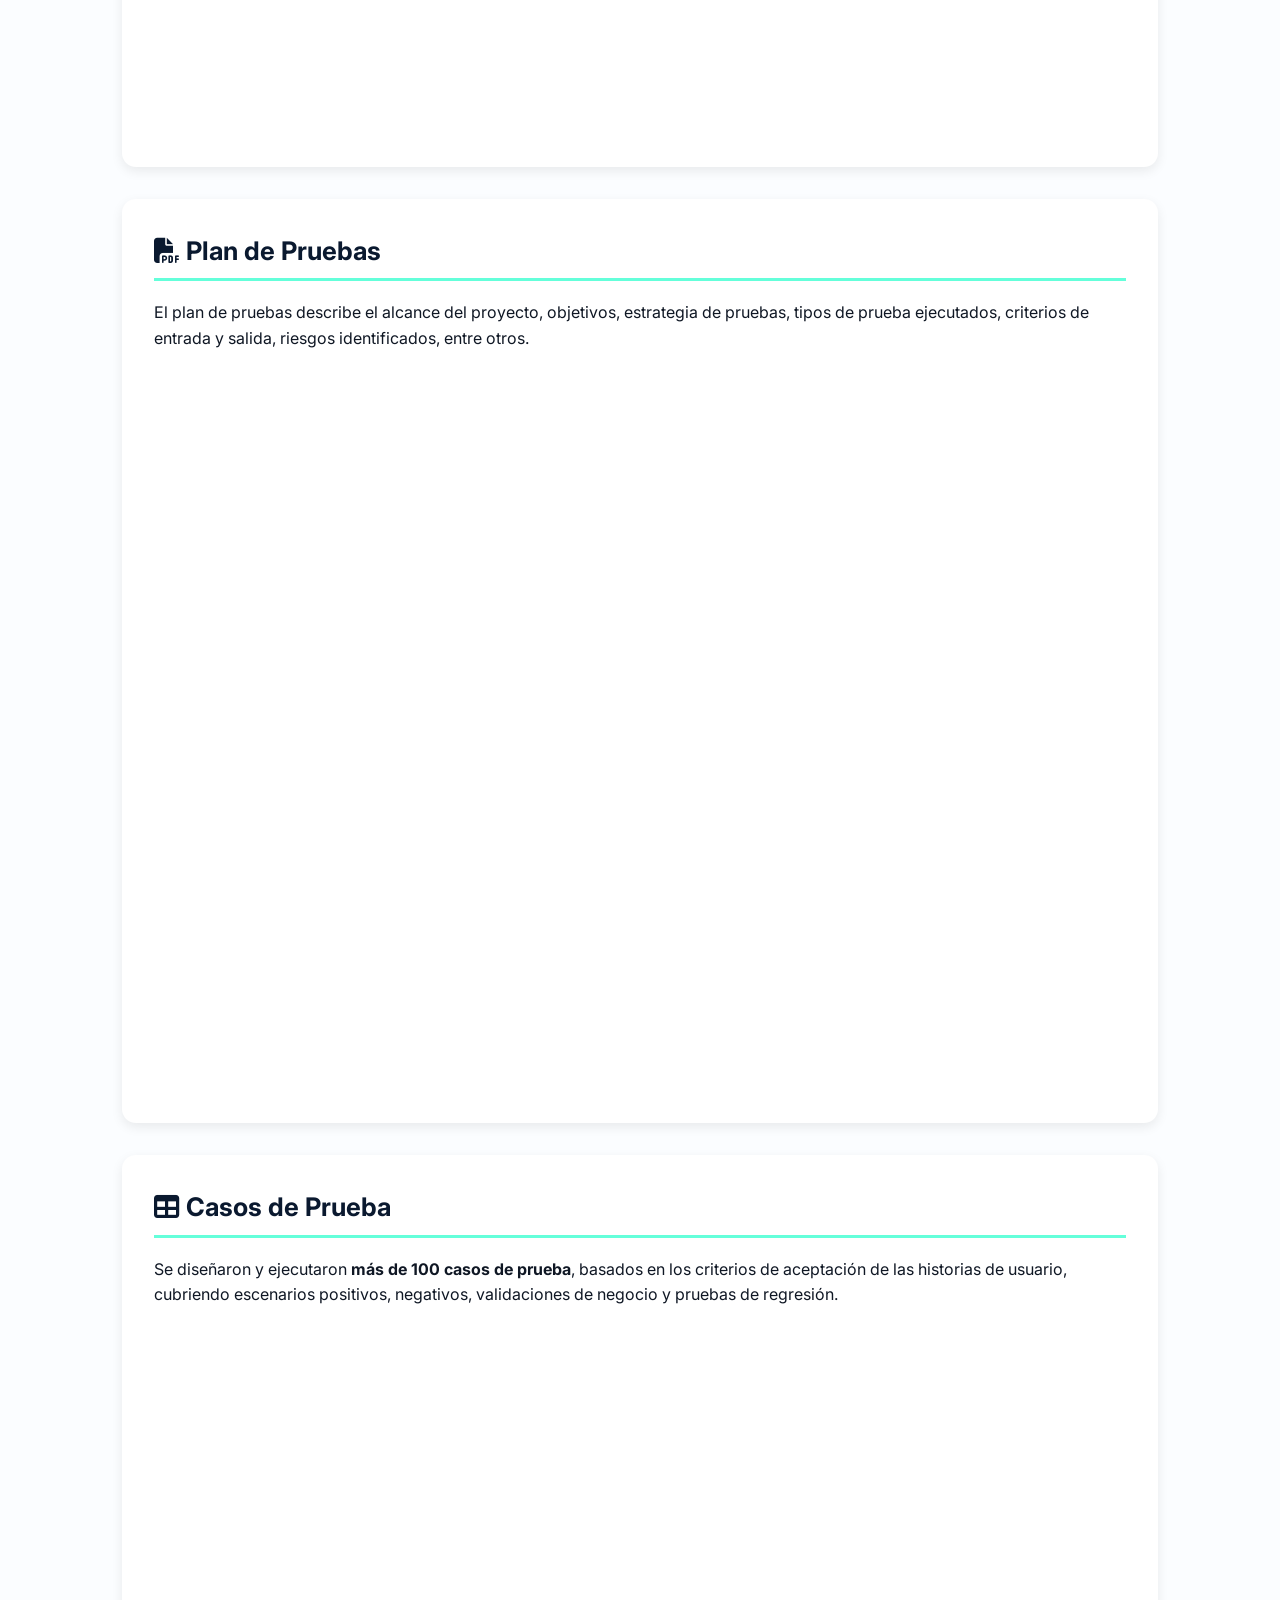
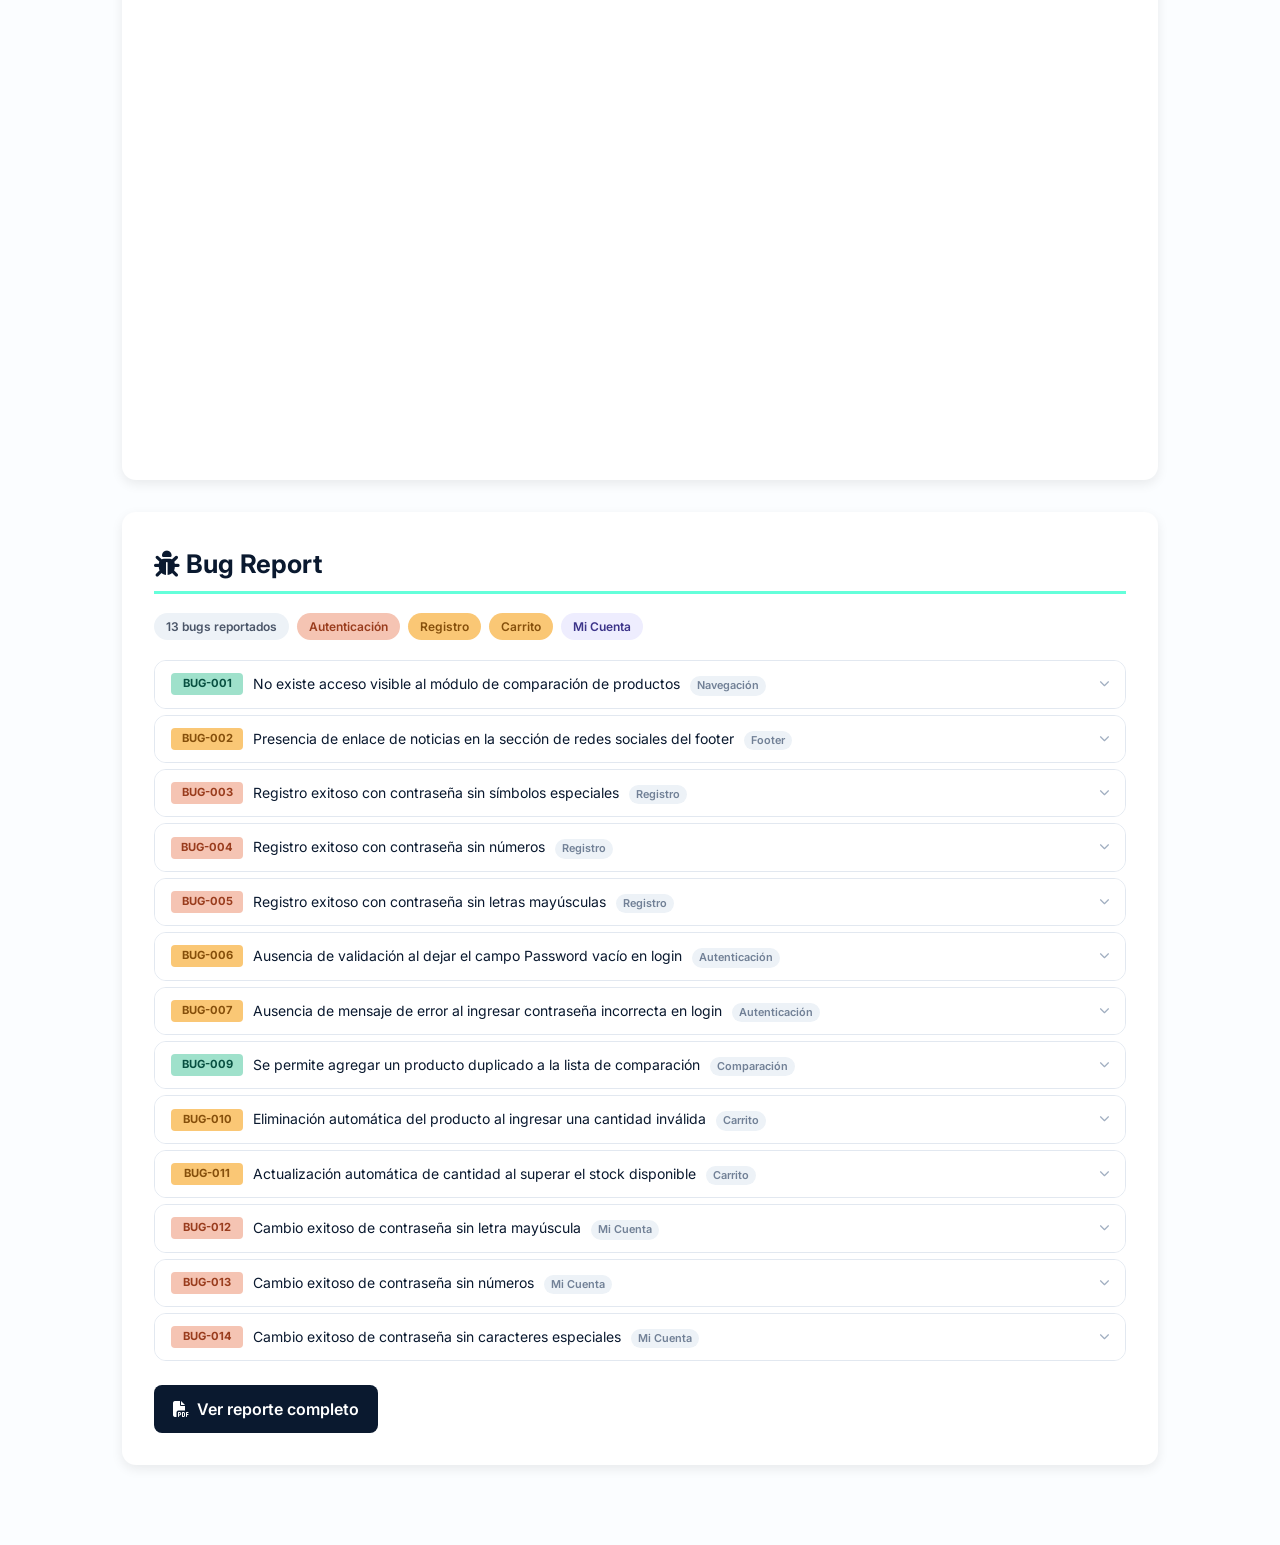
<file: proyectos/nop-commerce.html>
<!DOCTYPE html>
<html lang="es">

<head>

<meta charset="utf-8">
<meta name="viewport" content="width=device-width, initial-scale=1">

<title>nopCommerce – Manual QA Testing | Johan Ballen</title>

<link href="https://fonts.googleapis.com/css2?family=Inter:wght@300;400;500;600;700&display=swap" rel="stylesheet">
<link rel="stylesheet" href="https://cdnjs.cloudflare.com/ajax/libs/font-awesome/6.5.0/css/all.min.css">

<style>

*{box-sizing:border-box;margin:0;padding:0;}
body{font-family:'Inter',sans-serif;line-height:1.6;color:#0f1724;background:#fbfdff;}
.container{max-width:1100px;margin:auto;padding:0 2rem;}
.header{background:#0A192F;color:white;padding:2.5rem 0;text-align:center;}
.header h1{font-size:2.3rem;color:#64ffda;margin-bottom:.4rem;}
.header p{opacity:.85;}
.content{padding:3rem 0;}
.back-btn{display:inline-flex;align-items:center;gap:.5rem;background:#64ffda;color:#0A192F;padding:.7rem 1.4rem;border-radius:8px;text-decoration:none;font-weight:600;margin-bottom:2rem;transition:.3s;}
.back-btn:hover{background:#4db6ac;transform:translateY(-2px);}
.section{background:white;padding:2rem;border-radius:14px;box-shadow:0 4px 12px rgba(0,0,0,0.08);margin-bottom:2rem;}
.section h2{font-size:1.6rem;margin-bottom:1.2rem;border-bottom:3px solid #64ffda;padding-bottom:.4rem;color:#0A192F;}
.section p{margin-bottom:1rem;}
.overview-grid{display:grid;grid-template-columns:repeat(auto-fit,minmax(220px,1fr));gap:1.2rem;margin-top:1.5rem;}
.overview-item{background:#f7fbff;padding:1.3rem;border-radius:10px;text-align:center;}
.overview-item i{font-size:1.7rem;color:#64ffda;margin-bottom:.6rem;}
.link-buttons{display:flex;flex-wrap:wrap;gap:1rem;margin-top:1.2rem;}
.link-btn{display:inline-flex;align-items:center;gap:.5rem;background:#0A192F;color:white;padding:.7rem 1.2rem;border-radius:8px;text-decoration:none;font-weight:600;transition:.25s;}
.link-btn:hover{background:#64ffda;color:#0A192F;transform:translateY(-2px);}
iframe{border:none;border-radius:10px;margin-top:1rem;}

@media(max-width:768px){
.container{padding:0 1rem;}
.header h1{font-size:1.8rem;}
}

/* ================================================
   DESCRIPCIÓN
================================================ */

.desc-summary{font-size:1rem;color:#4a5568;line-height:1.65;margin-bottom:1.5rem;padding:1rem 1.25rem;background:#f0fdf8;border-left:4px solid #64ffda;border-radius:0 10px 10px 0;}
.accordion-item{border:1.5px solid #e2e8f0;border-radius:12px;margin-bottom:8px;overflow:hidden;}
.accordion-header{display:flex;align-items:center;justify-content:space-between;padding:.85rem 1.1rem;cursor:pointer;background:#fff;transition:.2s;}
.accordion-header:hover{background:#f7fbff;}
.accordion-header.open{background:#e8fdf7;border-bottom:1.5px solid #64ffda;}
.acc-left{display:flex;align-items:center;gap:10px;}
.acc-icon{color:#64ffda;width:20px;text-align:center;}
.acc-title{font-weight:600;color:#0A192F;}
.acc-arrow{font-size:.75rem;transition:.25s;}
.accordion-header.open .acc-arrow{transform:rotate(180deg);}
.accordion-body{max-height:0;overflow:hidden;transition:max-height .35s ease,padding .25s;padding:0 1.1rem;}
.accordion-body.open{max-height:400px;padding:.9rem 1.1rem;}
.tag-row{display:flex;flex-wrap:wrap;gap:6px;margin-top:.8rem;}
.tag{font-size:.75rem;padding:4px 10px;border-radius:20px;background:#0A192F;color:#64ffda;font-weight:600;}


/* ================================================
   BUG REPORT — agregar al final del bloque <style>
================================================ */

.br-stats {
  display: flex;
  flex-wrap: wrap;
  gap: 8px;
  margin-bottom: 1.25rem;
}

.br-stat {
  font-size: .75rem;
  padding: 4px 12px;
  border-radius: 20px;
  font-weight: 600;
}

.stat-total   { background: #edf2f7; color: #4a5568; }
.stat-auth    { background: #F5C4B3; color: #993C1D; }
.stat-profile { background: #FAC775; color: #854F0B; }
.stat-vote    { background: #9FE1CB; color: #085041; }
.stat-cart    { background: #FAC775; color: #854F0B; }
.stat-account { background: #EEEDFE; color: #3C3489; }

.bug-list {
  display: flex;
  flex-direction: column;
  gap: 6px;
}

.bug-row {
  border: 1.5px solid #e2e8f0;
  border-radius: 12px;
  overflow: hidden;
}

.bug-trigger {
  display: flex;
  align-items: center;
  gap: 10px;
  padding: .75rem 1rem;
  cursor: pointer;
  background: #fff;
  transition: background .2s;
  user-select: none;
}

.bug-trigger:hover { background: #f7fbff; }
.bug-trigger.open  { background: #f0fdf8; border-bottom: 1.5px solid #9FE1CB; }

.bug-id {
  font-size: .7rem;
  font-weight: 700;
  padding: 2px 8px;
  border-radius: 4px;
  min-width: 72px;
  text-align: center;
  flex-shrink: 0;
}

.id-coral { background: #F5C4B3; color: #993C1D; }
.id-amber { background: #FAC775; color: #854F0B; }
.id-teal  { background: #9FE1CB; color: #085041; }

.bug-title {
  font-size: .875rem;
  color: #0A192F;
  flex: 1;
}

.module-badge {
  display: inline-block;
  font-size: .68rem;
  padding: 1px 7px;
  border-radius: 20px;
  margin-left: 6px;
  font-weight: 600;
  background: #edf2f7;
  color: #718096;
}

.bug-arrow {
  font-size: .65rem;
  color: #a0aec0;
  transition: transform .25s;
  flex-shrink: 0;
}

.bug-trigger.open .bug-arrow { transform: rotate(180deg); }

.bug-detail {
  max-height: 0;
  overflow: hidden;
  transition: max-height .35s ease, padding .2s;
  background: #fff;
  padding: 0 1rem;
}

.bug-detail.open {
  max-height: 500px;
  padding: .9rem 1rem;
}

.detail-grid {
  display: grid;
  grid-template-columns: 1fr 1fr;
  gap: 10px;
}

@media(max-width:600px) {
  .detail-grid { grid-template-columns: 1fr; }
}

.detail-box {
  border-radius: 8px;
  padding: .75rem .9rem;
}

.box-expected { background: #EAF3DE; border-left: 3px solid #639922; }
.box-actual   { background: #FCEBEB; border-left: 3px solid #E24B4A; }

.detail-label {
  font-size: .7rem;
  font-weight: 700;
  margin-bottom: 5px;
  text-transform: uppercase;
  letter-spacing: .04em;
}

.label-expected { color: #3B6D11; }
.label-actual   { color: #A32D2D; }

.detail-text {
  font-size: .825rem;
  line-height: 1.6;
  color: #2d3748;
  margin: 0;
}
</style>

<script>
function toggleBug(trigger) {
  const detail = trigger.nextElementSibling;
  const isOpen = trigger.classList.contains('open');
  document.querySelectorAll('.bug-trigger.open').forEach(t => {
    t.classList.remove('open');
    t.nextElementSibling.classList.remove('open');
  });
  if (!isOpen) {
    trigger.classList.add('open');
    detail.classList.add('open');
  }
}
</script>


<script>
function toggleAcc(header){
  const body=header.nextElementSibling;
  const isOpen=header.classList.contains("open");
  document.querySelectorAll(".accordion-header.open").forEach(h=>{
    h.classList.remove("open");
    h.nextElementSibling.classList.remove("open");
  });
  if(!isOpen){
    header.classList.add("open");
    body.classList.add("open");
  }
}
</script>

</head>

<body>

<header class="header">
  <div class="container">
    <h1>nopCommerce – Manual QA Testing</h1>
    <p>Proyecto de pruebas manuales sobre una plataforma e-commerce basado en criterios de aceptación.</p>
  </div>
</header>

<main class="content">
<div class="container">

  <a href="../index.html" class="back-btn">
    <i class="fas fa-arrow-left"></i>
    Volver al portafolio
  </a>

  <!-- DESCRIPCIÓN -->
  <div class="section">

    <h2><i class="fas fa-info-circle"></i> Descripción del proyecto</h2>

    <p class="desc-summary">
      Proyecto de aseguramiento de la calidad sobre la plataforma
      <strong>nopCommerce</strong>, enfocado exclusivamente en
      <strong>pruebas manuales</strong>.
      Se diseñaron y ejecutaron 
      <strong>160 casos de prueba</strong>
      distribuidos en
      <strong>5 épicas</strong> y
      <strong>11 historias de usuario</strong>,
      validando los principales procesos funcionales mediante pruebas funcionales,
      de regresión y exploratorias.
    </p>

    <div class="accordion">

      <div class="accordion-item">
        <div class="accordion-header" onclick="toggleAcc(this)">
          <div class="acc-left">
            <i class="fas fa-clipboard-check acc-icon"></i>
            <span class="acc-title">Estrategia de pruebas</span>
          </div>
          <i class="fas fa-chevron-down acc-arrow"></i>
        </div>
        <div class="accordion-body">
          <p>La estrategia de pruebas se definió tomando como base los criterios de aceptación de cada historia de usuario. Se ejecutaron pruebas funcionales, pruebas de regresión y sesiones de pruebas exploratorias para validar el correcto funcionamiento de los procesos críticos del sistema.</p>
          <div class="tag-row">
            <span class="tag">Pruebas Manuales</span>
            <span class="tag">Pruebas Funcionales</span>
            <span class="tag">Regresión</span>
            <span class="tag">Exploratorias</span>
          </div>
        </div>
      </div>

      <div class="accordion-item">
        <div class="accordion-header" onclick="toggleAcc(this)">
          <div class="acc-left">
            <i class="fas fa-list-check acc-icon"></i>
            <span class="acc-title">Diseño de Casos de Prueba</span>
          </div>
          <i class="fas fa-chevron-down acc-arrow"></i>
        </div>
        <div class="accordion-body">
          <p>Los casos de prueba fueron elaborados a partir de las historias de usuario y sus criterios de aceptación, cubriendo escenarios positivos, negativos, validaciones de reglas de negocio y manejo de errores para garantizar una adecuada cobertura funcional.</p>
          <div class="tag-row">
            <span class="tag">100+ Test Cases</span>
            <span class="tag">Escenarios Positivos</span>
            <span class="tag">Escenarios Negativos</span>
            <span class="tag">Criterios de aceptación</span>
          </div>
        </div>
      </div>

      <div class="accordion-item">
        <div class="accordion-header" onclick="toggleAcc(this)">
          <div class="acc-left">
            <i class="fas fa-bug acc-icon"></i>
            <span class="acc-title">Gestión de Defectos</span>
          </div>
          <i class="fas fa-chevron-down acc-arrow"></i>
        </div>
        <div class="accordion-body">
          <p>Durante la ejecución de las pruebas se registraron los defectos encontrados, documentando pasos para reproducir, resultado esperado, resultado obtenido, severidad, prioridad y evidencia correspondiente para facilitar su análisis y posterior corrección por parte del equipo de desarrollo.</p>
          <div class="tag-row">
            <span class="tag">Bug Report</span>
            <span class="tag">Severidad</span>
            <span class="tag">Prioridad</span>
            <span class="tag">Evidencias</span>
          </div>
        </div>
      </div>

      <div class="accordion-item">
        <div class="accordion-header" onclick="toggleAcc(this)">
          <div class="acc-left">
            <i class="fas fa-layer-group acc-icon"></i>
            <span class="acc-title">Cobertura Funcional</span>
          </div>
          <i class="fas fa-chevron-down acc-arrow"></i>
        </div>
        <div class="accordion-body">
          <p>El proyecto contempló la validación funcional de los módulos más importantes de la plataforma nopCommerce, incluyendo el registro de usuarios, autenticación, catálogo de productos, carrito de compras y proceso de checkout, garantizando el cumplimiento de los criterios de aceptación.</p>
          <div class="tag-row">
            <span class="tag">Registro</span>
            <span class="tag">Login</span>
            <span class="tag">Catálogo</span>
            <span class="tag">Carrito</span>
            <span class="tag">Checkout</span>
          </div>
        </div>
      </div>

    </div>
  </div>


  <!-- HISTORIAS DE USUARIO -->
  <div class="section">

    <h2><i class="fas fa-book-open"></i> Historias de Usuario</h2>

    <p>
      El documento contiene las <strong>11 historias de usuario</strong> organizadas en
      <strong>5 épicas</strong>, junto con sus respectivos criterios de aceptación,
      los cuales sirvieron como base para el diseño de los casos de prueba.
    </p>

    <iframe
      src="../docs/nop-commerce/HU-nop-commerce.pdf"
      width="100%"
      height="700">
    </iframe>

  </div>


  <!-- PLAN DE PRUEBAS -->
  <div class="section">

    <h2><i class="fas fa-file-pdf"></i> Plan de Pruebas</h2>

    <p>
      El plan de pruebas describe el alcance del proyecto, objetivos, estrategia de pruebas,
      tipos de prueba ejecutados, criterios de entrada y salida, riesgos identificados, entre otros.
    </p>

    <iframe
      src="../docs/nop-commerce/plan-pruebas-nop-commerce.pdf"
      width="100%"
      height="700">
    </iframe>

  </div>


  <!-- CASOS DE PRUEBA -->
  <div class="section">

    <h2><i class="fas fa-table"></i> Casos de Prueba</h2>

    <p>
      Se diseñaron y ejecutaron <strong>más de 100 casos de prueba</strong>,
      basados en los criterios de aceptación de las historias de usuario,
      cubriendo escenarios positivos, negativos, validaciones de negocio
      y pruebas de regresión.
    </p>

    <iframe
      src="https://docs.google.com/spreadsheets/d/e/2PACX-1vSohhiU-A56z_8Dzo8JxSZqpeVhE80i2rx_XWR8DesIAj1DCcJX2RHxZnAr1NsQ0LbGTOFn3E81GlEO/pubhtml"
      width="100%"
      height="700">
    </iframe>

  </div>


<!-- REPORT -->
<div class="section">

  <h2><i class="fas fa-bug"></i> Bug Report</h2>

  <div class="br-stats">
    <span class="br-stat stat-total">13 bugs reportados</span>
    <span class="br-stat stat-auth">Autenticación</span>
    <span class="br-stat stat-profile">Registro</span>
    <span class="br-stat stat-cart">Carrito</span>
    <span class="br-stat stat-account">Mi Cuenta</span>
  </div>

  <div class="bug-list">

    <!-- BUG-001 -->
    <div class="bug-row">
      <div class="bug-trigger" onclick="toggleBug(this)">
        <span class="bug-id id-teal">BUG-001</span>
        <span class="bug-title">No existe acceso visible al módulo de comparación de productos <span class="module-badge">Navegación</span></span>
        <i class="fas fa-chevron-down bug-arrow"></i>
      </div>
      <div class="bug-detail">
        <div class="detail-grid">
          <div class="detail-box box-expected">
            <div class="detail-label label-expected">Resultado esperado</div>
            <p class="detail-text">El sistema debe permitir acceder correctamente al módulo de comparación de productos mediante una opción visible y accesible desde la interfaz principal.</p>
          </div>
          <div class="detail-box box-actual">
            <div class="detail-label label-actual">Resultado actual</div>
            <p class="detail-text">No se encontró una opción visible para acceder al módulo de comparación de productos desde la interfaz del sistema.</p>
          </div>
        </div>
      </div>
    </div>

    <!-- BUG-002 -->
    <div class="bug-row">
      <div class="bug-trigger" onclick="toggleBug(this)">
        <span class="bug-id id-amber">BUG-002</span>
        <span class="bug-title">Presencia de enlace de noticias en la sección de redes sociales del footer <span class="module-badge">Footer</span></span>
        <i class="fas fa-chevron-down bug-arrow"></i>
      </div>
      <div class="bug-detail">
        <div class="detail-grid">
          <div class="detail-box box-expected">
            <div class="detail-label label-expected">Resultado esperado</div>
            <p class="detail-text">El sistema debe mostrar únicamente enlaces correspondientes a redes sociales oficiales dentro de la sección de redes sociales del footer, redirigiendo correctamente a sus respectivas páginas.</p>
          </div>
          <div class="detail-box box-actual">
            <div class="detail-label label-actual">Resultado actual</div>
            <p class="detail-text">Los enlaces de redes sociales funcionan correctamente; sin embargo, se identificó un enlace de noticias dentro de la sección, el cual no corresponde a una red social.</p>
          </div>
        </div>
      </div>
    </div>

    <!-- BUG-003 -->
    <div class="bug-row">
      <div class="bug-trigger" onclick="toggleBug(this)">
        <span class="bug-id id-coral">BUG-003</span>
        <span class="bug-title">Registro exitoso con contraseña sin símbolos especiales <span class="module-badge">Registro</span></span>
        <i class="fas fa-chevron-down bug-arrow"></i>
      </div>
      <div class="bug-detail">
        <div class="detail-grid">
          <div class="detail-box box-expected">
            <div class="detail-label label-expected">Resultado esperado</div>
            <p class="detail-text">El sistema no debe permitir el registro si la contraseña no cumple las reglas de complejidad definidas, incluyendo el uso de símbolos especiales.</p>
          </div>
          <div class="detail-box box-actual">
            <div class="detail-label label-actual">Resultado actual</div>
            <p class="detail-text">El sistema permitió realizar el registro exitosamente con una contraseña que no contiene símbolos especiales.</p>
          </div>
        </div>
      </div>
    </div>

    <!-- BUG-004 -->
    <div class="bug-row">
      <div class="bug-trigger" onclick="toggleBug(this)">
        <span class="bug-id id-coral">BUG-004</span>
        <span class="bug-title">Registro exitoso con contraseña sin números <span class="module-badge">Registro</span></span>
        <i class="fas fa-chevron-down bug-arrow"></i>
      </div>
      <div class="bug-detail">
        <div class="detail-grid">
          <div class="detail-box box-expected">
            <div class="detail-label label-expected">Resultado esperado</div>
            <p class="detail-text">El sistema no debe permitir el registro si la contraseña no cumple las reglas de complejidad definidas, incluyendo el uso obligatorio de números.</p>
          </div>
          <div class="detail-box box-actual">
            <div class="detail-label label-actual">Resultado actual</div>
            <p class="detail-text">El sistema permitió realizar el registro exitosamente con una contraseña que no contiene números.</p>
          </div>
        </div>
      </div>
    </div>

    <!-- BUG-005 -->
    <div class="bug-row">
      <div class="bug-trigger" onclick="toggleBug(this)">
        <span class="bug-id id-coral">BUG-005</span>
        <span class="bug-title">Registro exitoso con contraseña sin letras mayúsculas <span class="module-badge">Registro</span></span>
        <i class="fas fa-chevron-down bug-arrow"></i>
      </div>
      <div class="bug-detail">
        <div class="detail-grid">
          <div class="detail-box box-expected">
            <div class="detail-label label-expected">Resultado esperado</div>
            <p class="detail-text">El sistema no debe permitir el registro si la contraseña no cumple las reglas de complejidad definidas, incluyendo el uso obligatorio de letras mayúsculas.</p>
          </div>
          <div class="detail-box box-actual">
            <div class="detail-label label-actual">Resultado actual</div>
            <p class="detail-text">El sistema permitió realizar el registro exitosamente con una contraseña que no contiene letras mayúsculas.</p>
          </div>
        </div>
      </div>
    </div>

    <!-- BUG-006 -->
    <div class="bug-row">
      <div class="bug-trigger" onclick="toggleBug(this)">
        <span class="bug-id id-amber">BUG-006</span>
        <span class="bug-title">Ausencia de validación al dejar el campo Password vacío en login <span class="module-badge">Autenticación</span></span>
        <i class="fas fa-chevron-down bug-arrow"></i>
      </div>
      <div class="bug-detail">
        <div class="detail-grid">
          <div class="detail-box box-expected">
            <div class="detail-label label-expected">Resultado esperado</div>
            <p class="detail-text">El sistema no debe permitir iniciar sesión y debe mostrar un mensaje de validación indicando que el campo Password es obligatorio.</p>
          </div>
          <div class="detail-box box-actual">
            <div class="detail-label label-actual">Resultado actual</div>
            <p class="detail-text">El sistema no permitió iniciar sesión; sin embargo, no mostró el mensaje de validación correspondiente para el campo Password vacío.</p>
          </div>
        </div>
      </div>
    </div>

    <!-- BUG-007 -->
    <div class="bug-row">
      <div class="bug-trigger" onclick="toggleBug(this)">
        <span class="bug-id id-amber">BUG-007</span>
        <span class="bug-title">Ausencia de mensaje de error al ingresar contraseña incorrecta en login <span class="module-badge">Autenticación</span></span>
        <i class="fas fa-chevron-down bug-arrow"></i>
      </div>
      <div class="bug-detail">
        <div class="detail-grid">
          <div class="detail-box box-expected">
            <div class="detail-label label-expected">Resultado esperado</div>
            <p class="detail-text">El sistema no debe permitir iniciar sesión y debe mostrar un mensaje indicando que las credenciales ingresadas son incorrectas.</p>
          </div>
          <div class="detail-box box-actual">
            <div class="detail-label label-actual">Resultado actual</div>
            <p class="detail-text">El sistema no permitió iniciar sesión; sin embargo, no mostró un mensaje indicando que la contraseña ingresada es incorrecta.</p>
          </div>
        </div>
      </div>
    </div>

    <!-- BUG-009 -->
    <div class="bug-row">
      <div class="bug-trigger" onclick="toggleBug(this)">
        <span class="bug-id id-teal">BUG-009</span>
        <span class="bug-title">Se permite agregar un producto duplicado a la lista de comparación <span class="module-badge">Comparación</span></span>
        <i class="fas fa-chevron-down bug-arrow"></i>
      </div>
      <div class="bug-detail">
        <div class="detail-grid">
          <div class="detail-box box-expected">
            <div class="detail-label label-expected">Resultado esperado</div>
            <p class="detail-text">El sistema no debe permitir agregar un producto que ya se encuentra en la lista de comparación y debe mostrar un mensaje indicando que el producto ya fue agregado.</p>
          </div>
          <div class="detail-box box-actual">
            <div class="detail-label label-actual">Resultado actual</div>
            <p class="detail-text">El sistema permitió agregar nuevamente el mismo producto a la lista de comparación, sin mostrar ningún mensaje de validación.</p>
          </div>
        </div>
      </div>
    </div>

    <!-- BUG-010 -->
    <div class="bug-row">
      <div class="bug-trigger" onclick="toggleBug(this)">
        <span class="bug-id id-amber">BUG-010</span>
        <span class="bug-title">Eliminación automática del producto al ingresar una cantidad inválida <span class="module-badge">Carrito</span></span>
        <i class="fas fa-chevron-down bug-arrow"></i>
      </div>
      <div class="bug-detail">
        <div class="detail-grid">
          <div class="detail-box box-expected">
            <div class="detail-label label-expected">Resultado esperado</div>
            <p class="detail-text">El sistema no debe permitir actualizar el carrito con una cantidad inválida y debe mostrar un mensaje de validación indicando el error, manteniendo el producto en el carrito.</p>
          </div>
          <div class="detail-box box-actual">
            <div class="detail-label label-actual">Resultado actual</div>
            <p class="detail-text">El sistema no mostró ningún mensaje de validación y eliminó automáticamente el producto del carrito al ingresar una cantidad inválida (0 o valor negativo).</p>
          </div>
        </div>
      </div>
    </div>

    <!-- BUG-011 -->
    <div class="bug-row">
      <div class="bug-trigger" onclick="toggleBug(this)">
        <span class="bug-id id-amber">BUG-011</span>
        <span class="bug-title">Actualización automática de cantidad al superar el stock disponible <span class="module-badge">Carrito</span></span>
        <i class="fas fa-chevron-down bug-arrow"></i>
      </div>
      <div class="bug-detail">
        <div class="detail-grid">
          <div class="detail-box box-expected">
            <div class="detail-label label-expected">Resultado esperado</div>
            <p class="detail-text">El sistema no debe permitir actualizar la cantidad por encima del stock disponible y debe mostrar un mensaje de validación indicando que la cantidad solicitada excede el inventario.</p>
          </div>
          <div class="detail-box box-actual">
            <div class="detail-label label-actual">Resultado actual</div>
            <p class="detail-text">El sistema no mostró ningún mensaje de validación y actualizó automáticamente la cantidad del producto a 1 sin explicación al usuario.</p>
          </div>
        </div>
      </div>
    </div>

    <!-- BUG-012 -->
    <div class="bug-row">
      <div class="bug-trigger" onclick="toggleBug(this)">
        <span class="bug-id id-coral">BUG-012</span>
        <span class="bug-title">Cambio exitoso de contraseña sin letra mayúscula <span class="module-badge">Mi Cuenta</span></span>
        <i class="fas fa-chevron-down bug-arrow"></i>
      </div>
      <div class="bug-detail">
        <div class="detail-grid">
          <div class="detail-box box-expected">
            <div class="detail-label label-expected">Resultado esperado</div>
            <p class="detail-text">El sistema no debe permitir cambiar la contraseña e informar que esta debe contener al menos una letra mayúscula, de acuerdo con las reglas de complejidad establecidas.</p>
          </div>
          <div class="detail-box box-actual">
            <div class="detail-label label-actual">Resultado actual</div>
            <p class="detail-text">El sistema permitió cambiar la contraseña exitosamente sin incluir una letra mayúscula.</p>
          </div>
        </div>
      </div>
    </div>

    <!-- BUG-013 -->
    <div class="bug-row">
      <div class="bug-trigger" onclick="toggleBug(this)">
        <span class="bug-id id-coral">BUG-013</span>
        <span class="bug-title">Cambio exitoso de contraseña sin números <span class="module-badge">Mi Cuenta</span></span>
        <i class="fas fa-chevron-down bug-arrow"></i>
      </div>
      <div class="bug-detail">
        <div class="detail-grid">
          <div class="detail-box box-expected">
            <div class="detail-label label-expected">Resultado esperado</div>
            <p class="detail-text">El sistema no debe permitir cambiar la contraseña e informar que esta debe contener al menos un número, de acuerdo con las reglas de complejidad establecidas.</p>
          </div>
          <div class="detail-box box-actual">
            <div class="detail-label label-actual">Resultado actual</div>
            <p class="detail-text">El sistema permitió cambiar la contraseña exitosamente sin incluir ningún número.</p>
          </div>
        </div>
      </div>
    </div>

    <!-- BUG-014 -->
    <div class="bug-row">
      <div class="bug-trigger" onclick="toggleBug(this)">
        <span class="bug-id id-coral">BUG-014</span>
        <span class="bug-title">Cambio exitoso de contraseña sin caracteres especiales <span class="module-badge">Mi Cuenta</span></span>
        <i class="fas fa-chevron-down bug-arrow"></i>
      </div>
      <div class="bug-detail">
        <div class="detail-grid">
          <div class="detail-box box-expected">
            <div class="detail-label label-expected">Resultado esperado</div>
            <p class="detail-text">El sistema no debe permitir cambiar la contraseña e informar que esta debe contener al menos un carácter especial, de acuerdo con las reglas de complejidad establecidas.</p>
          </div>
          <div class="detail-box box-actual">
            <div class="detail-label label-actual">Resultado actual</div>
            <p class="detail-text">El sistema permitió cambiar la contraseña exitosamente sin incluir ningún carácter especial.</p>
          </div>
        </div>
      </div>
    </div>

  </div><!-- /bug-list -->

  <div style="margin-top:1.5rem;">
    <a href="../docs/nop-commerce/Bug-Report.pdf" class="link-btn" target="_blank" rel="noopener noreferrer">
      <i class="fas fa-file-pdf"></i>
      Ver reporte completo
    </a>
  </div>

</div>




</div>
</main>

</body>
</html>
</file>
